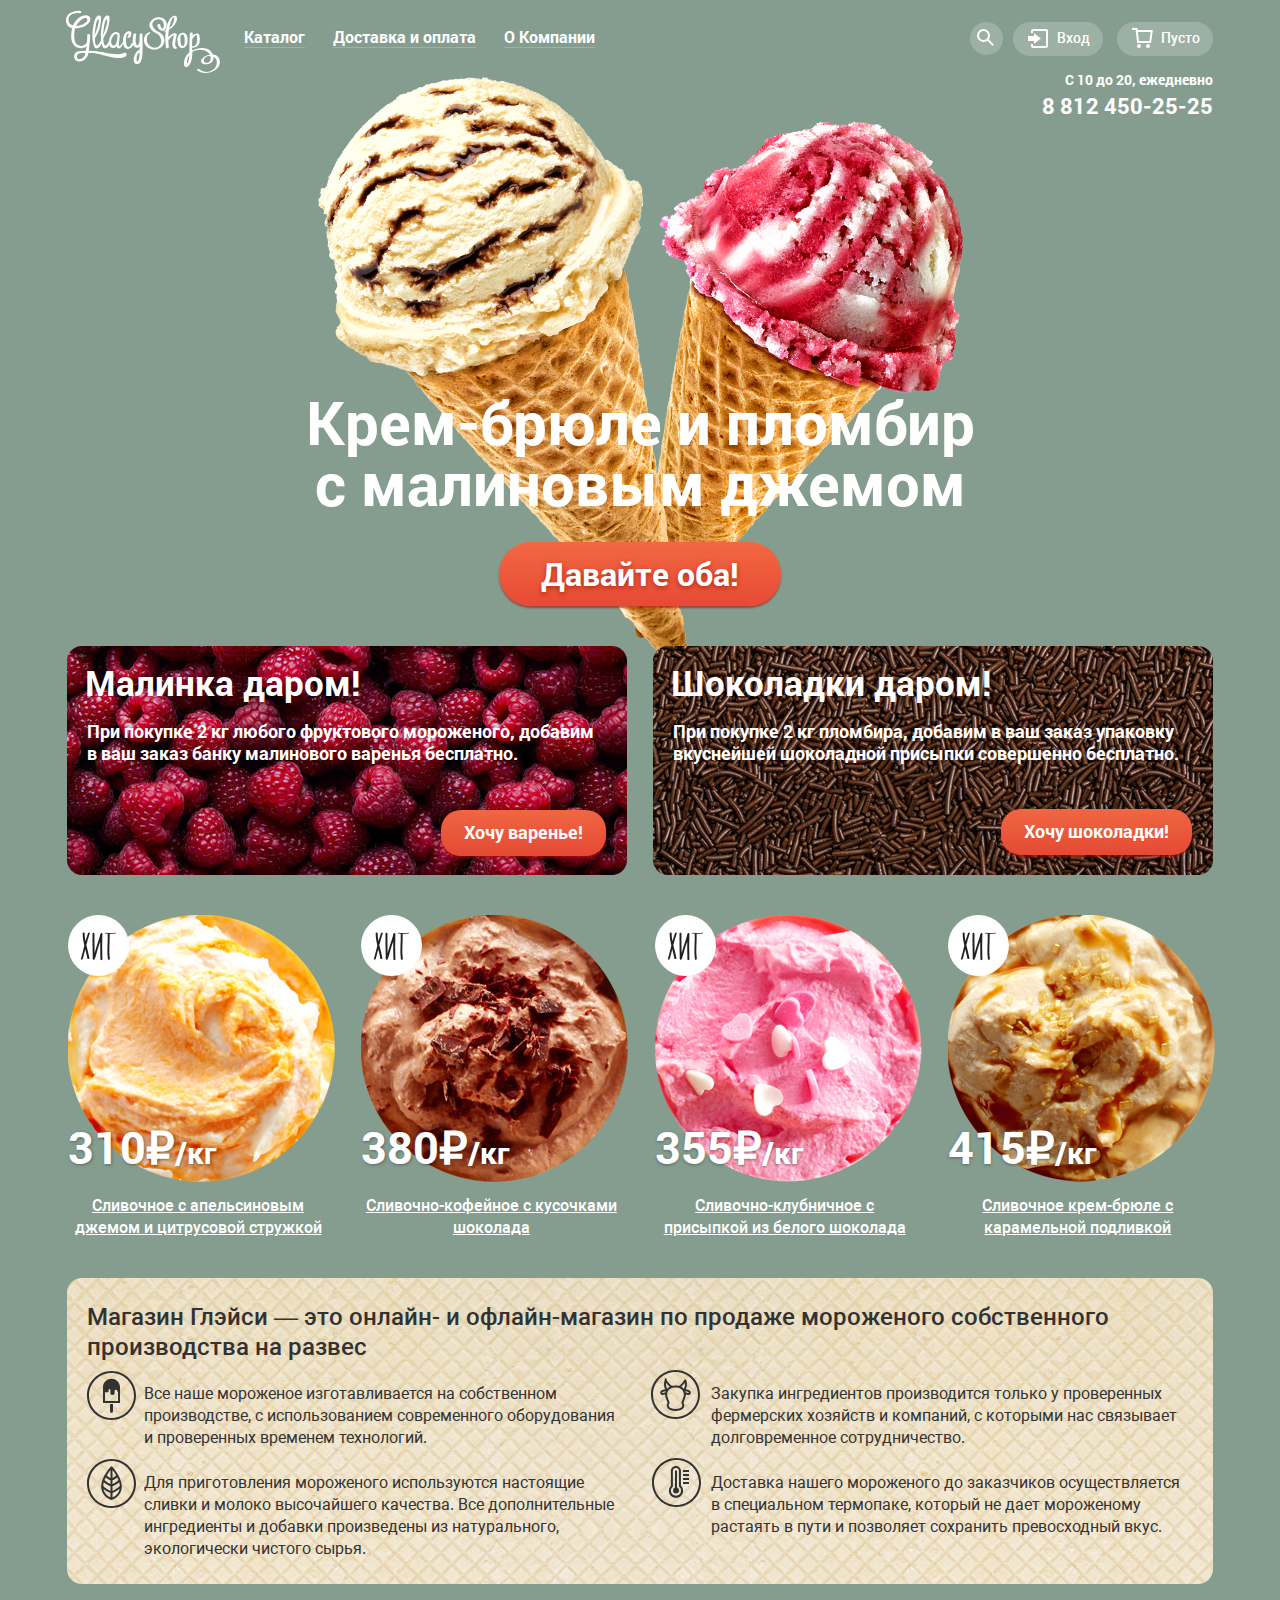
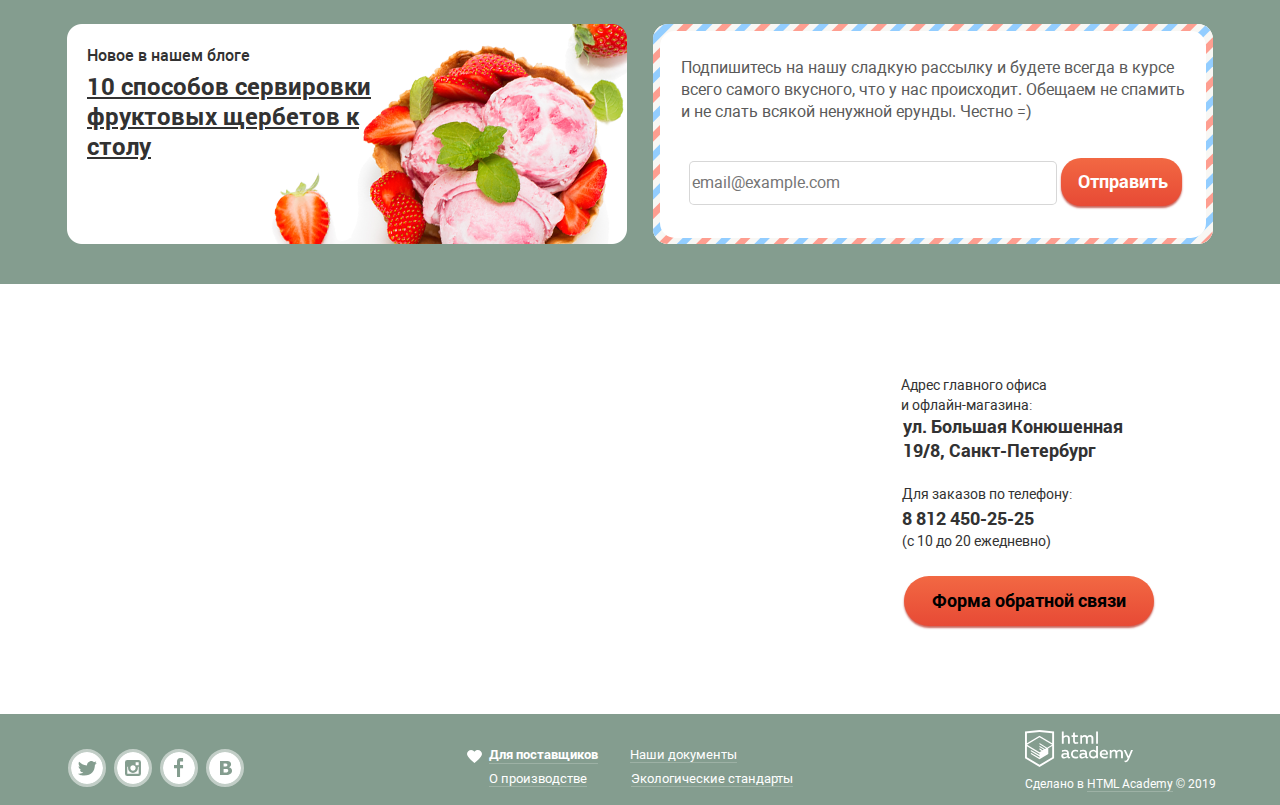
<file: index.html>
<!DOCTYPE html>
<html lang="ru">

<head>
  <meta charset="utf-8">
  <title>HTML Academy: Глейси</title>
  <link href="css/normalize-min.css" rel="stylesheet">
  <link href="css/style.css" rel="stylesheet">
</head>

<body>
  <header class="header">
    <div class="header-wrapper container">
      <div class="header-nav">
        <img class="header-nav__logo" src="img/logo.svg" width="154" height="64" />
        <ul class="header-nav__list">
          <li class="header-nav__item"><a class="header-nav__link" href="#">Каталог</a></li>
          <li class="header-nav__item"><a class="header-nav__link" href="#">Доставка и оплата</a></li>
          <li class="header-nav__item"><a class="header-nav__link" href="#">О Компании</a></li>
        </ul>
      </div>
      <div class="header-users">
        <div class="user-panel">
          <button class="user-panel__btn" type="button"><svg class="user-panel__btn-icon" xmlns="http://www.w3.org/2000/svg" xmlns:xlink="http://www.w3.org/1999/xlink" width="17" height="17" viewBox="0 0 17 17"><path fill="#fff" d="M16.958 15.527L11.75 10.32A6.455 6.455 0 0 0 13 6.5 6.5 6.5 0 1 0 6.5 13a6.465 6.465 0 0 0 3.839-1.263l5.205 5.204 1.414-1.414zM6.5 11C4.019 11 2 8.981 2 6.5S4.019 2 6.5 2 11 4.019 11 6.5 8.981 11 6.5 11z"/></svg><span class="visually-hidden">Поиск</span></button>
          <a class="user-panel__login" href="#"><svg class="user-panel__login-icon" xmlns="http://www.w3.org/2000/svg" xmlns:xlink="http://www.w3.org/1999/xlink" width="21" height="19" viewBox="0 0 21 19"><g fill="#ffffff"><path d="M6 14.875L12.917 9.5 6 4.125v2.917H-.042v4.917H6z"/><path d="M18 0H5C3.9 0 3 .9 3 2v2h2V2h13v15H5v-2H3v2c0 1.1.9 2 2 2h13c1.1 0 2-.9 2-2V2c0-1.1-.9-2-2-2z"/></g></svg>Вход</a>
          <a class="user-panel__basket" href="#"><svg class="user-panel__basket-icon" xmlns="http://www.w3.org/2000/svg" width="21" height="20" viewBox="0 0 21 20"><g fill="#FFF"><path d="M5.657 2.031L5.422 0H0v2h3.64l1.5 13h13.988l1.699-12.969H5.657zM17.372 13H6.922L5.888 4.031h12.66L17.372 13z"/><circle cx="6.984" cy="18" r="2"/><circle cx="15.984" cy="18" r="2"/></g></svg>Пусто</a>
        </div>
        <div class="user-info">
          <p class="user-info__text">С 10 до 20, ежедневно</p>
          <a class="user-info__number" href="tel:88124502525">8 812 450-25-25</a>
        </div>
      </div>
    </div>
  </header>
  <main class="main-page">
    <h1 class="main-page__title visually-hidden">Любимое мороженко</h1>
    <section class="main-page__slider">
      <div class="slider-main">
        <ul class="slider-main__list slides">
          <li class="slider-main__item slide showing">
            <p class="slider-main__text">Крем-брюле и пломбир
              с малиновым джемом
            </p>
            <a class="slider-main__link" href="#">Давайте оба!</a>
          </li>
          <li class="slider-main__item slide ">
            <p class="slider-main__text">Шоколадный пломбир
              и лимонный сорбет
            </p>
            <a class="slider-main__link" href="#">Давайте оба!</a>
          </li>
          <li class="slider-main__item slide ">
            <p class="slider-main__text">Пломбир с помадкой
              и клубничный щербет
            </p>
            <a class="slider-main__link" href="#">Давайте оба!</a>
          </li>
        </ul>
      </div>
    </section>
    <section class="main-advantages">
      <div class="main-advantages__wrapper container">
        <ul class="main-advantages__list">
          <li class="main-advantages__item main-advantages__item--malina">
            <h2 class="main-advantages__title">Малинка даром!</h2>
            <p class="main-advantages__text">При покупке 2 кг любого фруктового мороженого, добавим в&nbsp;ваш заказ банку малинового варенья бесплатно.
            </p>
            <a class="main-advantages__link" href="#">Хочу варенье!</a>
          </li>
          <li class="main-advantages__item main-advantages__item--shoko">
            <h2 class="main-advantages__title">Шоколадки даром!</h2>
            <p class="main-advantages__text">При покупке 2 кг пломбира, добавим в ваш заказ упаковку вкуснейшей шоколадной присыпки совершенно бесплатно.
            </p>
            <a class="main-advantages__link main-advantages__link--shoko" href="#">Хочу шоколадки!
            </a>
          </li>
        </ul>
      </div>
    </section>
    <section class="main_preview">
      <div class="main_preview__wrapper container">
        <ul class="main_preview__list">
          <li class="main_preview__item">
            <img class="main_preview__img" src="img/hit1.png" alt="мороженко"/>
            <p class="main_preview__price">310₽<span class="main_preview__price-simbol">/кг</span></p>
            <a class="main_preview__link" href="#">Сливочное с апельсиновым джемом и цитрусовой стружкой
            </a>
          </li>
          <li class="main_preview__item">
            <img class="main_preview__img" src="img/hit2.png" alt="мороженко"/>
            <p class="main_preview__price">380₽<span class="main_preview__price-simbol">/кг</span></p>
            <a class="main_preview__link" href="#">Сливочно-кофейное с кусочками шоколада</a>
          </li>
          <li class="main_preview__item">
            <img class="main_preview__img" src="img/hit3.png" alt="мороженко"/>
            <p class="main_preview__price">355₽<span class="main_preview__price-simbol">/кг</span></p>
            <a class="main_preview__link" href="#">Сливочно-клубничное с присыпкой из белого шоколада</a>
          </li>
          <li class="main_preview__item">
            <img class="main_preview__img" src="img/hit4.png" alt="мороженко"/>
            <p class="main_preview__price">415₽<span class="main_preview__price-simbol">/кг</span></p>
            <a class="main_preview__link" href="#">Сливочное крем-брюле с карамельной подливкой</a>
          </li>
        </ul>
      </div>
    </section>
    <section class="shop-info">
      <div class="shop-info__wrapper container">
        <h2 class="shop-info__title">Магазин Глэйси — это онлайн- и офлайн-магазин по продаже мороженого собственного производства на развес</h2>
        <ul class="shop-info__list">
          <li class="shop-info__item shop-info__item--1">
            <p class="shop-info__text">Все наше мороженое изготавливается на собственном производстве, с использованием современного оборудования и&nbsp;проверенных временем технологий.
            </p>
          </li>
          <li class="shop-info__item shop-info__item--2">
            <p class="shop-info__text">
              Закупка ингредиентов производится только у проверенных фермерских хозяйств и компаний, с которыми нас связывает долговременное сотрудничество.
          </li>
          <li class="shop-info__item shop-info__item--3">
            <p class="shop-info__text">
              Для приготовления мороженого используются настоящие сливки и молоко высочайшего качества. Все дополнительные ингредиенты и добавки произведены из натурального, экологически чистого сырья.
            </p>
          </li>
          <li class="shop-info__item shop-info__item--4">
            <p class="shop-info__text">
              Доставка нашего мороженого до заказчиков осуществляется в специальном термопаке, который не дает мороженому растаять в пути и позволяет сохранить превосходный вкус.
            </p>
          </li>
        </ul>
      </div>
    </section>
    <section class="main-news">
      <div class="main-news__wrapper container">
        <article class="main-news__about">
          <p class="main-news__text">Новое в нашем блоге</p>
          <a class="main-news__link" href="#">10 способов сервировки
            фруктовых щербетов к
            столу</a>
        </article>
        <div class="main-news-sub">
          <div class="main-news-sub__backcolor">
          <p class="main-news-sub__text">Подпишитесь на нашу сладкую рассылку и будете всегда в курсе всего самого вкусного, что у нас происходит. Обещаем не спамить и&nbsp;не слать всякой ненужной ерунды. Честно =) </p>
          <form class="main-news-sub__form" action="#">
            <label><input class="main-news-sub__input" type="text" placeholder="email@example.com"></label>
            <button class="main-news-sub__send" type="submit">Отправить</button>
          </form>
        </div>
        </div>
      </div>
    </section>
    <section class="main-map">
      <iframe src="https://www.google.com/maps/embed?pb=!1m18!1m12!1m3!1d15988.534533370346!2d30.32311956749493!3d59.93932990811049!2m3!1f0!2f0!3f0!3m2!1i1024!2i768!4f13.1!3m3!1m2!1s0x4696310fca145cc1%3A0x42b32648d8238007!2sBolshaya%20Konyushennaya%20St%2C%2019%2F8%2C%20Sankt-Peterburg%2C%20191186!5e0!3m2!1sen!2sru!4v1593542564416!5m2!1sen!2sru" width="100%" height="430" frameborder="0" style="border:0;" allowfullscreen="" aria-hidden="false" tabindex="0"></iframe>
      <div class="user-info-map">
        <p class="user-info__title">Адрес главного офиса и офлайн-магазина:</p>
        <p class="user-info__adres">ул. Большая Конюшенная 19/8, Санкт-Петербург</p>
        <p class="user-info__feedback">
          Для заказов по телефону:
          </p>
          <a class="user-info__nuber" href="tel:88124502525">8 812 450-25-25</a>
          <p class="user-info__feedback user-info__feedback--time">(с 10 до 20 ежедневно)</p>
        <button class="user-info__popup-open" type="button">Форма обратной связи</button>
      </div>
    </section>
  </main>
  <footer class="footer">
    <div class="footer-wrapper container">
      <ul class="footer-social">
        <li class="footer-social__item"><a href="#" class="footer-social__link" aria-label="twitter"><svg xmlns="http://www.w3.org/2000/svg" width="32" height="32" viewBox="0 0 32 32">
              <path fill="#FFF"
                d="M16 0C7.164 0 0 7.164 0 16c0 8.837 7.164 16 16 16 8.837 0 16-7.163 16-16 0-8.836-7.163-16-16-16zm7.944 12.809c-.251 6.516-3.463 10.832-10.992 10.702h-.486c-.447 0-4.543-.443-5.344-1.823 2.479.19 4.247-.406 5.12-1.136-1.048-.289-2.923-.461-3.251-2.848.384.104.618.221 1.299.113-1.307-.824-2.758-1.519-2.679-3.643.311.317 1.164.518 1.46.457-.768-.233-2.149-3.244-.974-4.781 1.984 1.79 4.075 3.482 7.804 3.643.227-2.214 1.24-3.699 3.168-4.325 1.84-.479 3.255.26 3.901 1.138.737-.224 1.453-.466 2.193-.685-.004.833-.569 1.463-.935 1.709.747.165 1.423-.475 1.423-.475-.184.963-1.094 1.725-1.707 1.954z" />
              </svg></a></li>
        <li class="footer-social__item"><a href="#" class="footer-social__link" aria-label="instagram"><svg xmlns="http://www.w3.org/2000/svg" width="32" height="32" viewBox="0 0 32 32">
              <g fill="#FFF">
                <path d="M20.916 16a4.938 4.938 0 1 1-9.877 0c0-.394.051-.773.138-1.14h-.897v6.838h11.396V14.86h-.897c.086.367.137.746.137 1.14z" />
                <path d="M15.978 18.659c1.466 0 2.659-1.193 2.659-2.659s-1.193-2.659-2.659-2.659c-1.466 0-2.659 1.193-2.659 2.659s1.192 2.659 2.659 2.659zM18.637 10.302h3.039v3.039h-3.039z" />
                <path
                  d="M16 0C7.164 0 0 7.164 0 16c0 8.837 7.164 16 16 16 8.837 0 16-7.163 16-16 0-8.836-7.163-16-16-16zm7.955 21.698a2.285 2.285 0 0 1-2.279 2.279H10.279A2.285 2.285 0 0 1 8 21.698V10.302a2.286 2.286 0 0 1 2.279-2.279h11.396a2.286 2.286 0 0 1 2.279 2.279v11.396z" />
              </g>
            </svg></a></li>
        <li class="footer-social__item"><a href="#" class="footer-social__link" aria-label="facebook"><svg xmlns="http://www.w3.org/2000/svg" width="32" height="32" viewBox="0 0 32 32">
              <path fill="#FFF" d="M16 0C7.164 0 0 7.163 0 16s7.164 16 16 16c8.837 0 16-7.164 16-16S24.837 0 16 0zm4.062 9.455h-3.021v3.444h3.021v3.445h-3.021v8.61H14.02v-8.61H11v-3.445h3.021V9.455c0-1.902 1.353-3.445 3.021-3.445h3.021v3.445z" />
              </svg></a></li>
        <li class="footer-social__item"><a href="#" class="footer-social__link" aria-label="vk"><svg xmlns="http://www.w3.org/2000/svg" width="32" height="32" viewBox="0 0 32 32">
              <g fill="#FFF">
                <path
                  d="M16.637 14.495c.402-.019.719-.082.951-.188.326-.145.54-.33.641-.559.101-.229.15-.496.15-.797 0-.232-.058-.465-.174-.697-.116-.232-.322-.405-.617-.517-.264-.1-.592-.155-.984-.165a76.242 76.242 0 0 0-1.652-.014h-.339v2.965h.565c.571 0 1.057-.009 1.459-.028zM18.118 17.084c-.282-.081-.672-.125-1.166-.132a127.97 127.97 0 0 0-1.55-.009h-.79v3.493h.264c1.014 0 1.74-.003 2.18-.009a3.2 3.2 0 0 0 1.212-.245c.377-.157.633-.364.774-.625s.214-.562.214-.9c0-.446-.088-.788-.261-1.03-.17-.241-.464-.423-.877-.543z" />
                <path
                  d="M16 0C7.164 0 0 7.164 0 16c0 8.837 7.164 16 16 16 8.837 0 16-7.163 16-16 0-8.836-7.163-16-16-16zm6.602 20.531a3.73 3.73 0 0 1-1.124 1.327c-.552.415-1.161.71-1.823.886s-1.501.264-2.519.264h-6.121V8.987h5.443c1.13 0 1.957.038 2.48.113a5.126 5.126 0 0 1 1.561.5c.533.27.929.632 1.189 1.087.26.455.392.975.392 1.558 0 .678-.179 1.278-.536 1.795-.358.518-.863.92-1.517 1.208v.075c.917.182 1.642.559 2.179 1.13.537.571.807 1.325.807 2.261 0 .678-.138 1.283-.411 1.817z" />
              </g>
            </svg></a></li>
      </ul>
      <div class="footer-feedback">
        <ul class="footer-feedback__list">

        <li class="footer-feedback__item"><a href="#" class="footer-feedback__link footer-feedback__link--bold">Для поставщиков</a></li>
        <li class="footer-feedback__item"><a href="#" class="footer-feedback__link">Наши документы</a></li>
          <li class="footer-feedback__item"><a href="#" class="footer-feedback__link">О производстве</a></li>
          <li class="footer-feedback__item"><a href="#" class="footer-feedback__link">Экологические стандарты</a></li>
        </ul>
      </div>
      <div class="footer-copyright">
        <a class="footer-copyright__link" href="#"><svg class="footer-copyright__logo" width="108" height="39" id="Layer_1" data-name="Layer 1" xmlns="http://www.w3.org/2000/svg" viewBox="0 0 108.08 36.85">
            <title>logo-htmlacademy-small1</title>
            <path
              d="M44.61,26.88a2,2,0,0,0,.55-0.1v1.33a3.25,3.25,0,0,1-1.18.21,1.67,1.67,0,0,1-1.67-1,4.84,4.84,0,0,1-3.14,1.08c-1.51,0-2.91-.83-2.91-2.55,0-2.13,2-2.79,3.71-2.79a11.08,11.08,0,0,1,2.17.25v-0.3c0-1-.76-1.77-2.19-1.77a7.42,7.42,0,0,0-3,.64v-1.7a10.21,10.21,0,0,1,3.19-.55c2.36,0,3.81,1.12,3.81,3.65v3a0.54,0.54,0,0,0,.49.59h0.17Zm-6.44-1.13A1.35,1.35,0,0,0,39.63,27h0.11a3.39,3.39,0,0,0,2.41-1V24.58a9.72,9.72,0,0,0-1.81-.21c-1,0-2.16.33-2.16,1.38h0Zm12.36-6.11a5,5,0,0,1,2.57.64V22a4.08,4.08,0,0,0-2.3-.7,2.75,2.75,0,1,0,0,5.49,5,5,0,0,0,2.43-.64v1.71a6.27,6.27,0,0,1-2.76.57A4.21,4.21,0,0,1,46,24.51q0-.21,0-0.41a4.32,4.32,0,0,1,4.18-4.46h0.38Zm12.17,7.24a2,2,0,0,0,.55-0.1v1.33a3.25,3.25,0,0,1-1.18.21,1.67,1.67,0,0,1-1.67-1,4.84,4.84,0,0,1-3.14,1.08c-1.51,0-2.91-.83-2.91-2.55,0-2.13,2-2.79,3.71-2.79a11.08,11.08,0,0,1,2.17.25v-0.3c0-1-.76-1.77-2.19-1.77a7.42,7.42,0,0,0-3,.64v-1.7a10.21,10.21,0,0,1,3.19-.55c2.36,0,3.81,1.12,3.81,3.65v3a0.54,0.54,0,0,0,.49.59h0.17Zm-6.44-1.13A1.35,1.35,0,0,0,57.73,27h0.11a3.39,3.39,0,0,0,2.41-1V24.58a9.72,9.72,0,0,0-1.81-.21c-1.06,0-2.16.33-2.16,1.38h0ZM73,16V28.2H71.35V26.88a3.88,3.88,0,0,1-3.19,1.54,4.4,4.4,0,0,1,0-8.78,3.81,3.81,0,0,1,3,1.3V16H73Zm-4.53,5.22a2.76,2.76,0,1,0,0,5.52A2.86,2.86,0,0,0,71.15,25V23A2.91,2.91,0,0,0,68.49,21.27ZM79,19.64c3.31,0,4.46,2.68,3.92,5.09H76.7c0.21,1.5,1.67,2.11,3.19,2.11a6.11,6.11,0,0,0,2.64-.59v1.6a7.14,7.14,0,0,1-3,.57C77,28.42,74.78,27,74.78,24a4.18,4.18,0,0,1,4-4.39H79Zm0.09,1.54a2.28,2.28,0,0,0-2.44,2.1v0.06H81.3A2,2,0,0,0,79.13,21.18Zm5.73,7V19.87h1.65v1a3.81,3.81,0,0,1,2.78-1.27A2.86,2.86,0,0,1,91.89,21a4.12,4.12,0,0,1,2.91-1.33A3.06,3.06,0,0,1,98,23V28.2h-1.9V23.05a1.59,1.59,0,0,0-1.42-1.75H94.42a2.8,2.8,0,0,0-2.07,1.12V28.2h-1.9V23.05A1.59,1.59,0,0,0,89,21.31H88.8a3,3,0,0,0-2.21,1.29v5.63H84.86Zm21.31-8.33h1.9l-3.91,9.46c-0.9,2.17-2.09,2.86-3.35,2.86a4.76,4.76,0,0,1-1.1-.14V30.46a2.86,2.86,0,0,0,.85.12c0.9,0,1.58-.64,2.07-1.9l0.17-.42-4-8.4h2l2.86,6.29ZM38.73,1.46V6.22a3.81,3.81,0,0,1,2.7-1.14,3.25,3.25,0,0,1,3.44,3.4v5.15H43V8.72a1.81,1.81,0,0,0-1.61-2h-0.3a2.93,2.93,0,0,0-2.32,1.39v5.52h-1.9V1.46h1.9ZM49.94,2.31v3h3V6.91h-3v3.81c0,1.1.5,1.46,1.58,1.46a4.49,4.49,0,0,0,1.69-.33v1.6A6.8,6.8,0,0,1,51,13.8a2.55,2.55,0,0,1-2.86-2.74V6.89H46.58V5.26h1.5V2.74Zm5.4,11.31V5.28H57v1A3.81,3.81,0,0,1,59.77,5a2.86,2.86,0,0,1,2.6,1.33A4.12,4.12,0,0,1,65.28,5,3.06,3.06,0,0,1,68.44,8.4v5.21h-1.9V8.46a1.59,1.59,0,0,0-1.42-1.75H64.89a2.8,2.8,0,0,0-2.07,1.12v5.78h-1.9V8.46A1.59,1.59,0,0,0,59.5,6.71H59.27A3,3,0,0,0,57.06,8v5.63H55.34ZM71.17,1.45H73V13.6H71.17V1.45ZM14.71,0H14.55L0,1.54V28.21l14.55,8.66,14.55-8.66V1.54Zm12.5,27.1L14.55,34.64,1.9,27.12V16.18l12.59,7.5V25L5.86,19.9v1.31l8.68,5.21v1.39L5.87,22.65V24l8.68,5.21,8.75-5.24V18.31L27.2,16V27.12Zm0-12.53-3.48,2-1.6,1L14.51,13v1.31L21,18.23H21l-0.14.09-1,.54-5.37-3.2V17l4.24,2.52-1,.67-3.2-1.9v1.31l2.1,1.24L14.5,22.1,2,14.65,14.51,7.11Zm0-1.32L14.49,5.76,1.91,13.25v-10L14.56,1.92,27.21,3.25v10h0Z"
              transform="translate(0 -0.02)" fill="#fff" />
          </svg></a>
        <p class="footer-copyright__text">Сделано в <span class="footer-copyright__name">HTML Academy</span> © 2019</p>
      </div>
    </div>
  </footer>
<!--<script src="js/slider.js"></script>-->
</body>

</html>
</file>
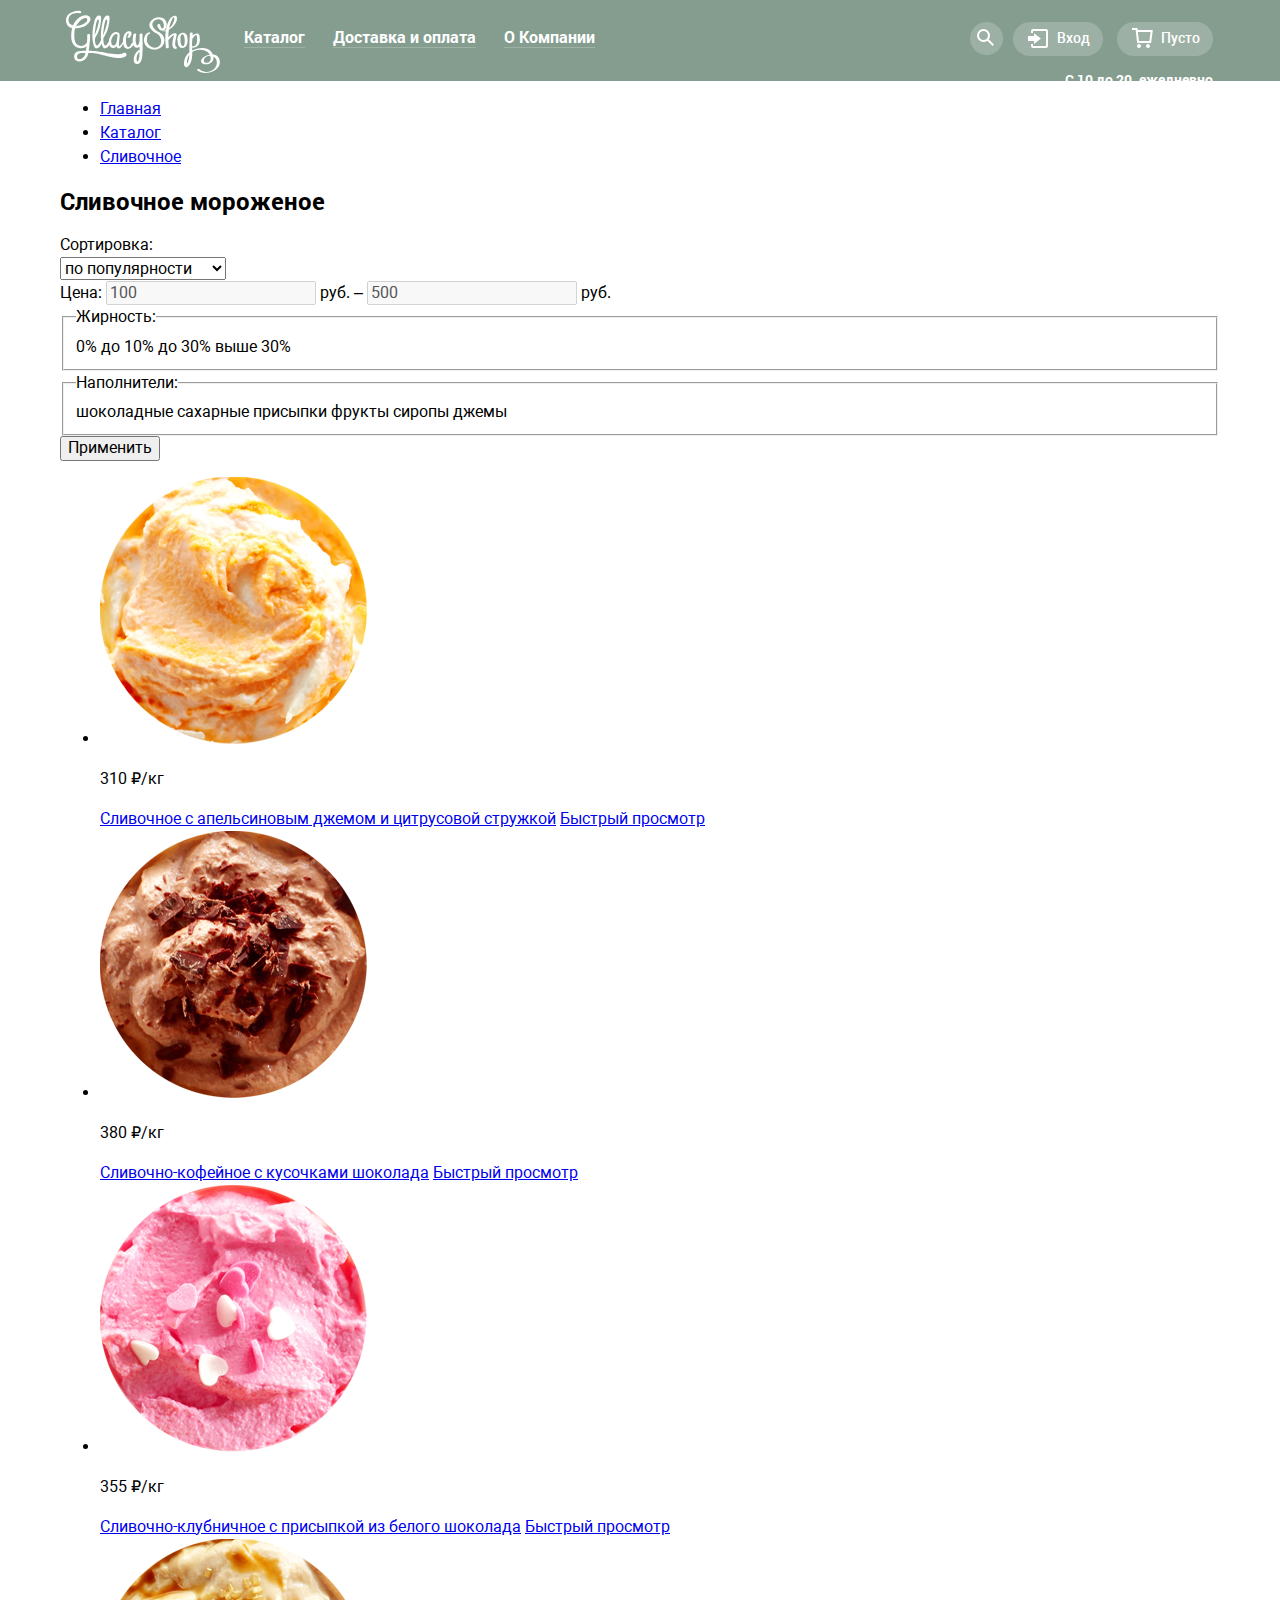
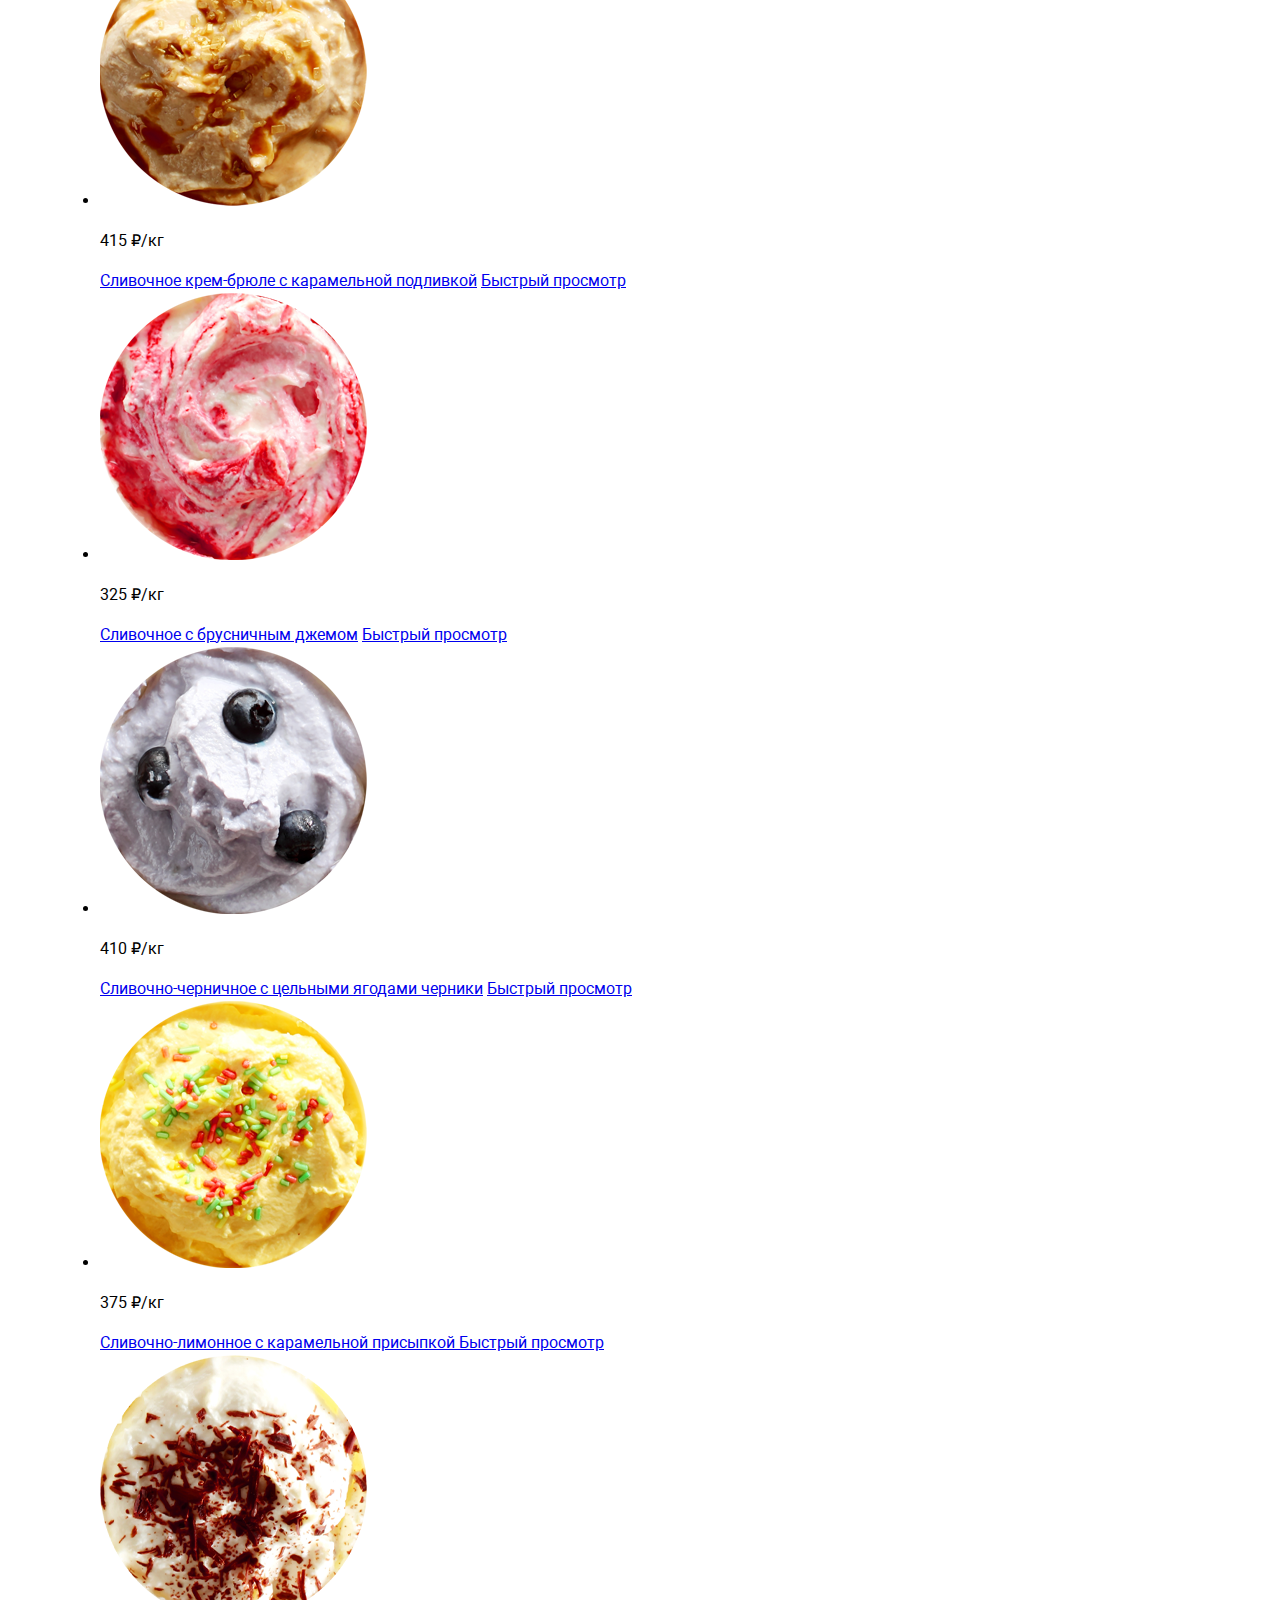
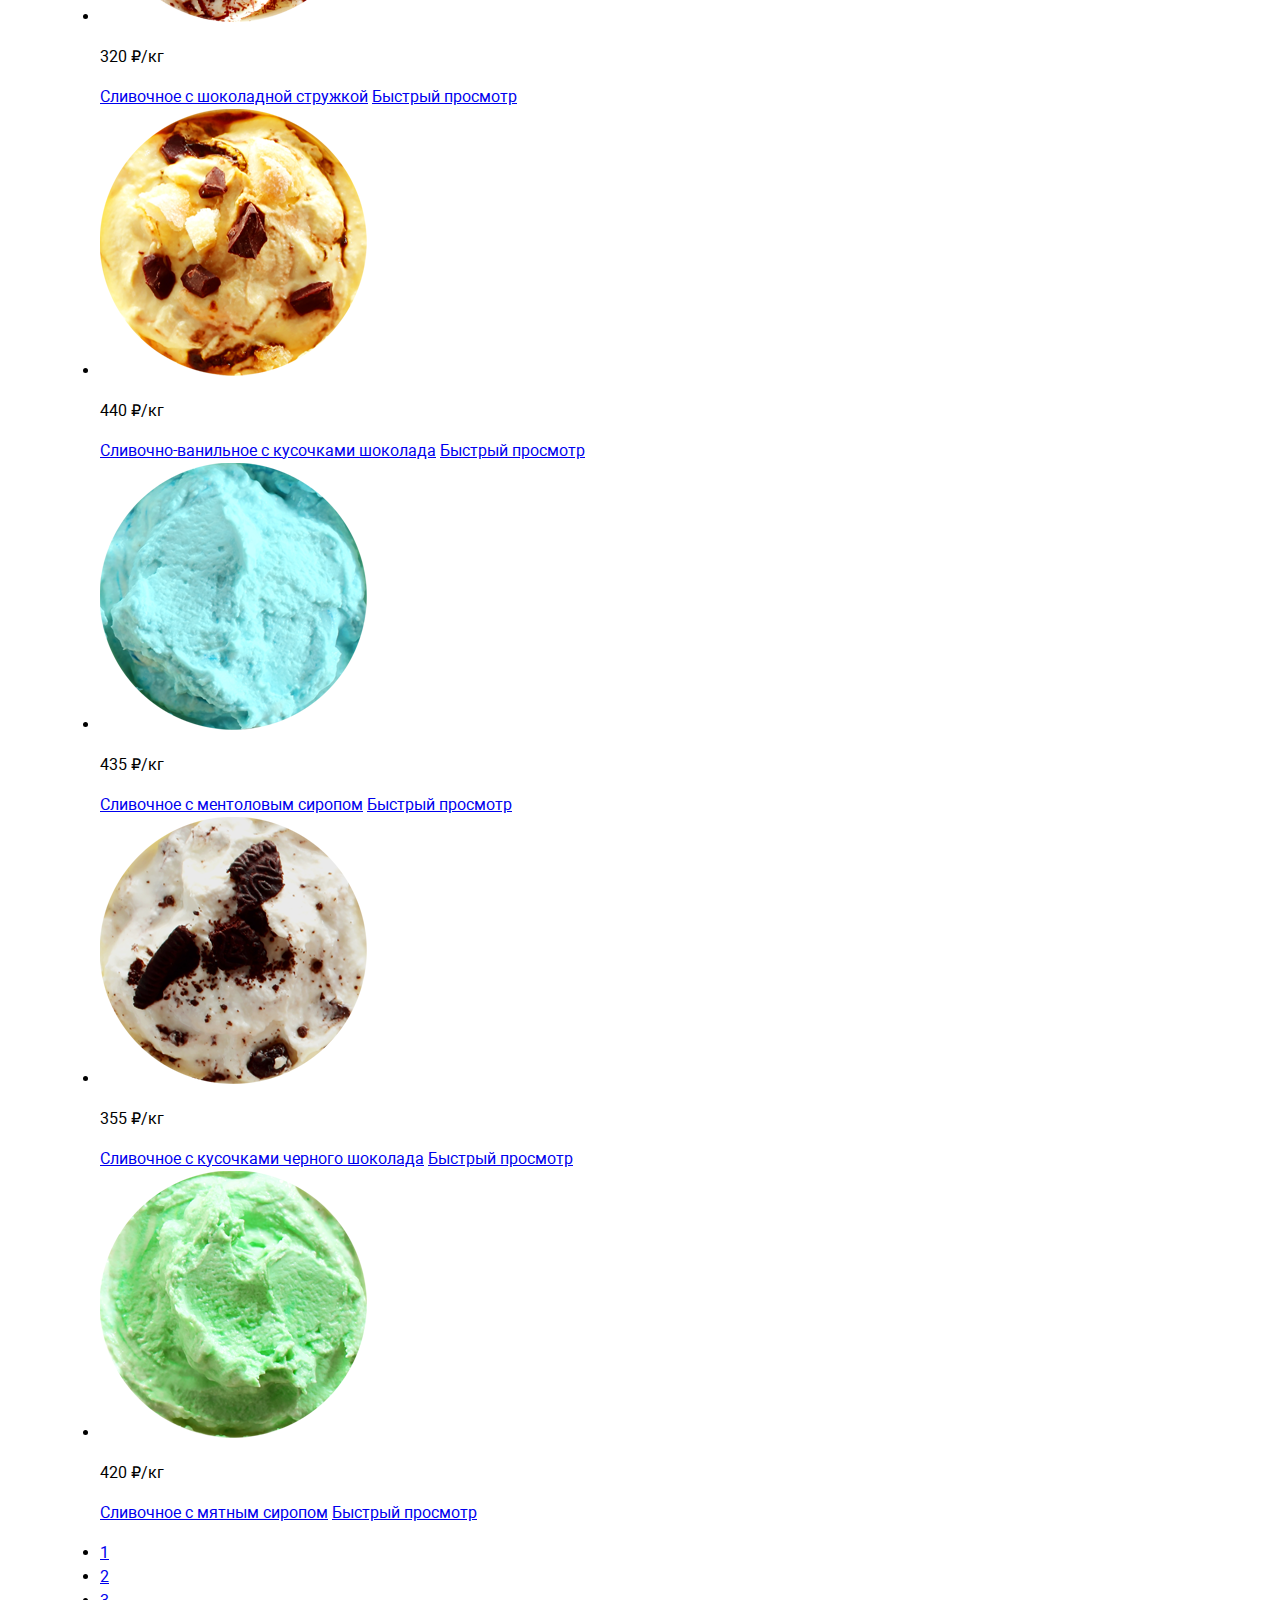
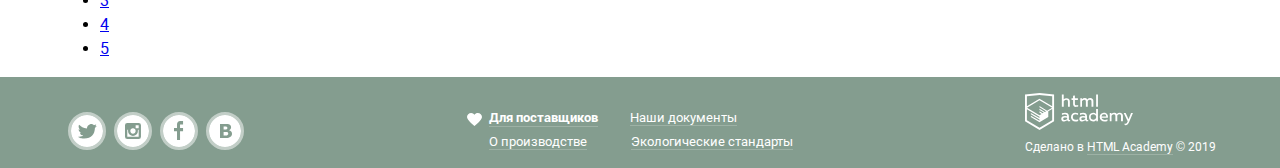
<file: catalog.html>
<!DOCTYPE html>
<html lang="ru">

<head>
  <meta charset="utf-8">
  <title>HTML Academy: Глейси</title>
  <link href="css/normalize-min.css" rel="stylesheet">
  <link href="css/style.css" rel="stylesheet">
</head>

<body>
  <header class="header header--catalog">
    <div class="header-wrapper container">
      <div class="header-nav header-nav--catalog">
        <a href="index.html"><img class="header-nav__logo" src="img/logo.svg" width="154" height="64" /></a>
        <ul class="header-nav__list">
          <li class="header-nav__item"><a class="header-nav__link" href="#">Каталог</a>
            <ul class="submenu visually-hidden">
              <li class="submenu__item submenu__item--border"><a class="submenu__title submenu__title--first" href="#">Новинки</a></li>
              <li class="submenu__item submenu__item--hov submenu__item--current"><a class="submenu__title" href="#">Сливочное</a></li>
              <li class="submenu__item submenu__item--hov"><a class="submenu__title" href="#">Щербеты</a></li>
              <li class="submenu__item submenu__item--hov"><a class="submenu__title" href="#">Фруктовый лед</a></li>
              <li class="submenu__item submenu__item--hov"><a class="submenu__title" href="#">Мелорин</a></li>
            </ul>
          </li>
          <li class="header-nav__item"><a class="header-nav__link" href="#">Доставка и оплата</a></li>
          <li class="header-nav__item"><a class="header-nav__link" href="#">О Компании</a></li>
        </ul>
      </div>
      <div class="header-users">
        <div class="user-panel">
          <button class="user-panel__btn" type="button"><svg class="user-panel__btn-icon" xmlns="http://www.w3.org/2000/svg" xmlns:xlink="http://www.w3.org/1999/xlink" width="17" height="17" viewBox="0 0 17 17">
              <path fill="#fff" d="M16.958 15.527L11.75 10.32A6.455 6.455 0 0 0 13 6.5 6.5 6.5 0 1 0 6.5 13a6.465 6.465 0 0 0 3.839-1.263l5.205 5.204 1.414-1.414zM6.5 11C4.019 11 2 8.981 2 6.5S4.019 2 6.5 2 11 4.019 11 6.5 8.981 11 6.5 11z" />
            </svg><span class="visually-hidden">Поиск</span></button>
            <div class="search visually-hidden">
              <form class="search__form" action="https://echo.htmlacademy.ru" method="post">
                <input class="search__input" type="search" name="search" placeholder="Крем-брюле">
              </form>
            </div>
          <a class="user-panel__login" href="#"><svg class="user-panel__login-icon" xmlns="http://www.w3.org/2000/svg" xmlns:xlink="http://www.w3.org/1999/xlink" width="21" height="19" viewBox="0 0 21 19">
              <g fill="#ffffff">
                <path d="M6 14.875L12.917 9.5 6 4.125v2.917H-.042v4.917H6z" />
                <path d="M18 0H5C3.9 0 3 .9 3 2v2h2V2h13v15H5v-2H3v2c0 1.1.9 2 2 2h13c1.1 0 2-.9 2-2V2c0-1.1-.9-2-2-2z" />
              </g>
            </svg>Вход</a>
            <div class="user-login visually-hidden">
              <form class="user-login__form" action="https://echo.htmlacademy.ru" method="post">
                <input class="user-login__input" type="text" name="email" placeholder="email@example.com">
                <input class="user-login__input" type="password" name="pw" placeholder="••••••••">
                <div class="user-login__panel">
                <div class="user-login__button-wrapper">
                <button class="user-login__button" type="submit" value="Вход" name="login">Войти</button>
                </div>
                <div class="reg-restore">
                  <a class="reg-restore__link" href="#">Забыли пароль?</a>
                  <a class="reg-restore__link" href="#">Новая регистрация</a>
                </div>
              </div>
              </form>
            </div>
          <a class="user-panel__basket" href="#"><svg class="user-panel__basket-icon" xmlns="http://www.w3.org/2000/svg" width="21" height="20" viewBox="0 0 21 20">
              <g fill="#FFF">
                <path d="M5.657 2.031L5.422 0H0v2h3.64l1.5 13h13.988l1.699-12.969H5.657zM17.372 13H6.922L5.888 4.031h12.66L17.372 13z" />
                <circle cx="6.984" cy="18" r="2" />
                <circle cx="15.984" cy="18" r="2" />
              </g>
            </svg>Пусто</a>
        </div>
        <div class="user-info">
          <p class="user-info__text">С 10 до 20, ежедневно</p>
          <a class="user-info__number" href="tel:88124502525">8 812 450-25-25</a>
        </div>
      </div>
    </div>
  </header>
  <main>
    <section class="creamy main-catalog ">
      <h1 class="main-catalog__title visually-hidden">Каталог любимого мороженка</h1>
      <div class="main-catalog__nav container">
        <ul class="main-catalog__nav__list">
          <li class="main-catalog__nav__item"><a class="main-catalog__nav__link" href="#">Главная</a></li>
          <li class="main-catalog__nav__item"><a class="main-catalog__nav__link" href="#">Каталог</a></li>
          <li class="main-catalog__nav__item"><a class="main-catalog__nav__link" href="#">Сливочное</a></li>
        </ul>
      </div>

      <div class="sorting container">
        <h2 class="creamy__title">Сливочное мороженое</h2>
        <form class="sorting__form" action="https://echo.htmlacademy.ru" method="post">

          <div class="select-wrapper">
            <label for="sorting__form-label" class="sorting-label">Сортировка:</label>
            <div class="sorting__form-select">
            <select id="sorting__form-label" class="select-wrapper__sorting">
              <option value="">по популярности</option>
              <option value="">сначала недорогие</option>
              <option value="">сначала дорогие</option>
              <option value="">по жирности</option>
            </select>
          </div>
          </div>

          <div class="sorting__price">
            <span class="sorting__price-options sorting-label">
              Цена:
              <input class="sorting__price-input" type="text" name="from" value="100" disabled>
              руб. –
              <input class="sorting__price-input" type="text" name="before" value="500" disabled>
              руб.
            </span>
            <div class="bar">
              <div class="bar__range">
              </div>
            </div>
          </div>
          <fieldset class="fat-content">
            <legend class="fat-content__title sorting-label">Жирность:</legend>
            <div class="fat-content__choice">
              <input class="fat-content__input visually-hidden" id="0_percent" type="radio" name="fat-content" value="0">
              <label class="fat-content__label label-style" for="0_percent">0%</label>

              <input class="fat-content__input visually-hidden" id="10_percent" type="radio" name="fat-content" value="10">
              <label class="fat-content__label label-style" for="10_percent">до 10%</label>

              <input class="fat-content__input visually-hidden" id="30_percent" type="radio" name="fat-content" value="30">
              <label class="fat-content__label label-style" for="30_percent">до 30%</label>

              <input class="fat-content__input visually-hidden" id="up_30_percent" type="radio" name="fat-content" value="30">
              <label class="fat-content__label label-style" for="up_30_percent">выше 30%</label>
            </div>
          </fieldset>
          <fieldset class="fillers">
            <legend class="fillers__title sorting-label">Наполнители:</legend>
            <div class="fillers__choice ">
              <input id="chocolate" class="fillers__input visually-hidden" type="checkbox" name="chocolate">
              <label class="fillers__label label-style" for="chocolate">шоколадные</label>

              <input id="sugar_powders" class="fillers__input visually-hidden" type="checkbox" name="sugar_powders">
              <label class="fillers__label label-style" for="sugar_powders">сахарные присыпки</label>

              <input id="fruits" class="fillers__input visually-hidden" type="checkbox" name="fruits">
              <label class="fillers__label label-style" for="fruits">фрукты</label>

              <input id="syrups" class="fillers__input visually-hidden" type="checkbox" name="syrups">
              <label class="fillers__label label-style" for="syrups">сиропы</label>

              <input id="jams" class="fillers__input visually-hidden" type="checkbox" name="jams">
              <label class="fillers__label label-style" for="jams">джемы</label>
            </div>
          </fieldset>
          <input type="submit" class="sorting__form__send label-style" value="Применить">

        </form>
        <div class="creamy-catalog">
          <ul class="creamy-catalog__list">
          <li class="creamy-catalog__item">
            <img class="creamy-catalog__img" src="img/1.png" alt="Мороженко">
            <p class="creamy-catalog__price">310 ₽<span class="creamy-catalog__price-simbol">/кг</span></p>
            <a class="creamy-catalog__link" href="#">Сливочное с апельсиновым джемом и цитрусовой стружкой</a>
            <a class="creamy-catalog__view" href="#">Быстрый просмотр</a>
          </li>
          <li class="creamy-catalog__item">
            <img class="creamy-catalog__img" src="img/2.png" alt="Мороженко">
            <p class="creamy-catalog__price">380 ₽<span class="creamy-catalog__price-simbol">/кг</span></p>
            <a class="creamy-catalog__link" href="#">Сливочно-кофейное с кусочками шоколада</a>
            <a class="creamy-catalog__view" href="#">Быстрый просмотр</a>
          </li>
          <li class="creamy-catalog__item">
            <img class="creamy-catalog__img" src="img/3.png" alt="Мороженко">
            <p class="creamy-catalog__price">355 ₽<span class="creamy-catalog__price-simbol">/кг</span></p>
            <a class="creamy-catalog__link" href="#">Сливочно-клубничное с присыпкой из белого шоколада</a>
            <a class="creamy-catalog__view" href="#">Быстрый просмотр</a>
          </li>
          <li class="creamy-catalog__item">
            <img class="creamy-catalog__img" src="img/4.png" alt="Мороженко">
            <p class="creamy-catalog__price">415 ₽<span class="creamy-catalog__price-simbol">/кг</span></p>
            <a class="creamy-catalog__link" href="#">Сливочное крем-брюле с карамельной подливкой</a>
            <a class="creamy-catalog__view" href="#">Быстрый просмотр</a>
          </li>
          <li class="creamy-catalog__item">
            <img class="creamy-catalog__img" src="img/2-1.png" alt="Мороженко">
            <p class="creamy-catalog__price">325 ₽<span class="creamy-catalog__price-simbol">/кг</span></p>
            <a class="creamy-catalog__link" href="#">Сливочное с брусничным джемом</a>
            <a class="creamy-catalog__view" href="#">Быстрый просмотр</a>
          </li>
          <li class="creamy-catalog__item">
            <img class="creamy-catalog__img" src="img/2-2.png" alt="Мороженко">
            <p class="creamy-catalog__price">410 ₽<span class="creamy-catalog__price-simbol">/кг</span></p>
            <a class="creamy-catalog__link" href="#">Сливочно-черничное с цельными ягодами черники</a>
            <a class="creamy-catalog__view" href="#">Быстрый просмотр</a>
          </li>
          <li class="creamy-catalog__item">
            <img class="creamy-catalog__img" src="img/2-3.png" alt="Мороженко">
            <p class="creamy-catalog__price">375 ₽<span class="creamy-catalog__price-simbol">/кг</span></p>
            <a class="creamy-catalog__link" href="#">Сливочно-лимонное с карамельной присыпкой </a>
            <a class="creamy-catalog__view" href="#">Быстрый просмотр</a>
          </li>
          <li class="creamy-catalog__item">
            <img class="creamy-catalog__img" src="img/2-4.png" alt="Мороженко">
            <p class="creamy-catalog__price">320 ₽<span class="creamy-catalog__price-simbol">/кг</span></p>
            <a class="creamy-catalog__link" href="#">Сливочное с шоколадной стружкой</a>
            <a class="creamy-catalog__view" href="#">Быстрый просмотр</a>
          </li>
          <li class="creamy-catalog__item">
            <img class="creamy-catalog__img" src="img/3-1.png" alt="Мороженко">
            <p class="creamy-catalog__price">440 ₽<span class="creamy-catalog__price-simbol">/кг</span></p>
            <a class="creamy-catalog__link" href="#">Сливочно-ванильное с кусочками&nbsp;шоколада</a>
            <a class="creamy-catalog__view" href="#">Быстрый просмотр</a>
          </li>
          <li class="creamy-catalog__item">
            <img class="creamy-catalog__img" src="img/3-2.png" alt="Мороженко">
            <p class="creamy-catalog__price">435 ₽<span class="creamy-catalog__price-simbol">/кг</span></p>
            <a class="creamy-catalog__link" href="#">Сливочноe с ментоловым сиропом</a>
            <a class="creamy-catalog__view" href="#">Быстрый просмотр</a>
          </li>
          <li class="creamy-catalog__item">
            <img class="creamy-catalog__img" src="img/3-3.png" alt="Мороженко">
            <p class="creamy-catalog__price">355 ₽<span class="creamy-catalog__price-simbol">/кг</span></p>
            <a class="creamy-catalog__link" href="#">Сливочное с кусочками черного шоколада</a>
            <a class="creamy-catalog__view" href="#">Быстрый просмотр</a>
          </li>
          <li class="creamy-catalog__item">
            <img class="creamy-catalog__img" src="img/3-4.png" alt="Мороженко">
            <p class="creamy-catalog__price">420 ₽<span class="creamy-catalog__price-simbol">/кг</span></p>
            <a class="creamy-catalog__link" href="#">Сливочное с мятным сиропом</a>
            <a class="creamy-catalog__view" href="#">Быстрый просмотр</a>
          </li>
          </ul>
          <ul class="page-list">
            <li class="page-list__item page-list__item--active"><a class="page-list__link" href="#">1</a></li>
            <li class="page-list__item"><a class="page-list__link" href="#">2</a></li>
            <li class="page-list__item"><a class="page-list__link" href="#">3</a></li>
            <li class="page-list__item"><a class="page-list__link" href="#">4</a></li>
            <li class="page-list__item"><a class="page-list__link" href="#">5</a></li>
          </ul>
        </div>
      </div>
    </section>
    <footer class="footer ">
      <div class="footer-wrapper container">
        <ul class="footer-social">
          <li class="footer-social__item"><a href="#" class="footer-social__link" aria-label="twitter"><svg xmlns="http://www.w3.org/2000/svg" width="32" height="32" viewBox="0 0 32 32">
                <path fill="#FFF"
                  d="M16 0C7.164 0 0 7.164 0 16c0 8.837 7.164 16 16 16 8.837 0 16-7.163 16-16 0-8.836-7.163-16-16-16zm7.944 12.809c-.251 6.516-3.463 10.832-10.992 10.702h-.486c-.447 0-4.543-.443-5.344-1.823 2.479.19 4.247-.406 5.12-1.136-1.048-.289-2.923-.461-3.251-2.848.384.104.618.221 1.299.113-1.307-.824-2.758-1.519-2.679-3.643.311.317 1.164.518 1.46.457-.768-.233-2.149-3.244-.974-4.781 1.984 1.79 4.075 3.482 7.804 3.643.227-2.214 1.24-3.699 3.168-4.325 1.84-.479 3.255.26 3.901 1.138.737-.224 1.453-.466 2.193-.685-.004.833-.569 1.463-.935 1.709.747.165 1.423-.475 1.423-.475-.184.963-1.094 1.725-1.707 1.954z" />
                </svg></a></li>
          <li class="footer-social__item"><a href="#" class="footer-social__link" aria-label="instagram"><svg xmlns="http://www.w3.org/2000/svg" width="32" height="32" viewBox="0 0 32 32">
                <g fill="#FFF">
                  <path d="M20.916 16a4.938 4.938 0 1 1-9.877 0c0-.394.051-.773.138-1.14h-.897v6.838h11.396V14.86h-.897c.086.367.137.746.137 1.14z" />
                  <path d="M15.978 18.659c1.466 0 2.659-1.193 2.659-2.659s-1.193-2.659-2.659-2.659c-1.466 0-2.659 1.193-2.659 2.659s1.192 2.659 2.659 2.659zM18.637 10.302h3.039v3.039h-3.039z" />
                  <path
                    d="M16 0C7.164 0 0 7.164 0 16c0 8.837 7.164 16 16 16 8.837 0 16-7.163 16-16 0-8.836-7.163-16-16-16zm7.955 21.698a2.285 2.285 0 0 1-2.279 2.279H10.279A2.285 2.285 0 0 1 8 21.698V10.302a2.286 2.286 0 0 1 2.279-2.279h11.396a2.286 2.286 0 0 1 2.279 2.279v11.396z" />
                </g>
              </svg></a></li>
          <li class="footer-social__item"><a href="#" class="footer-social__link" aria-label="facebook"><svg xmlns="http://www.w3.org/2000/svg" width="32" height="32" viewBox="0 0 32 32">
                <path fill="#FFF" d="M16 0C7.164 0 0 7.163 0 16s7.164 16 16 16c8.837 0 16-7.164 16-16S24.837 0 16 0zm4.062 9.455h-3.021v3.444h3.021v3.445h-3.021v8.61H14.02v-8.61H11v-3.445h3.021V9.455c0-1.902 1.353-3.445 3.021-3.445h3.021v3.445z" />
                </svg></a></li>
          <li class="footer-social__item"><a href="#" class="footer-social__link" aria-label="vk"><svg xmlns="http://www.w3.org/2000/svg" width="32" height="32" viewBox="0 0 32 32">
                <g fill="#FFF">
                  <path
                    d="M16.637 14.495c.402-.019.719-.082.951-.188.326-.145.54-.33.641-.559.101-.229.15-.496.15-.797 0-.232-.058-.465-.174-.697-.116-.232-.322-.405-.617-.517-.264-.1-.592-.155-.984-.165a76.242 76.242 0 0 0-1.652-.014h-.339v2.965h.565c.571 0 1.057-.009 1.459-.028zM18.118 17.084c-.282-.081-.672-.125-1.166-.132a127.97 127.97 0 0 0-1.55-.009h-.79v3.493h.264c1.014 0 1.74-.003 2.18-.009a3.2 3.2 0 0 0 1.212-.245c.377-.157.633-.364.774-.625s.214-.562.214-.9c0-.446-.088-.788-.261-1.03-.17-.241-.464-.423-.877-.543z" />
                  <path
                    d="M16 0C7.164 0 0 7.164 0 16c0 8.837 7.164 16 16 16 8.837 0 16-7.163 16-16 0-8.836-7.163-16-16-16zm6.602 20.531a3.73 3.73 0 0 1-1.124 1.327c-.552.415-1.161.71-1.823.886s-1.501.264-2.519.264h-6.121V8.987h5.443c1.13 0 1.957.038 2.48.113a5.126 5.126 0 0 1 1.561.5c.533.27.929.632 1.189 1.087.26.455.392.975.392 1.558 0 .678-.179 1.278-.536 1.795-.358.518-.863.92-1.517 1.208v.075c.917.182 1.642.559 2.179 1.13.537.571.807 1.325.807 2.261 0 .678-.138 1.283-.411 1.817z" />
                </g>
              </svg></a></li>
        </ul>
        <div class="footer-feedback">
          <ul class="footer-feedback__list">

          <li class="footer-feedback__item"><a href="#" class="footer-feedback__link footer-feedback__link--bold">Для поставщиков</a></li>
          <li class="footer-feedback__item"><a href="#" class="footer-feedback__link">Наши документы</a></li>
            <li class="footer-feedback__item"><a href="#" class="footer-feedback__link">О производстве</a></li>
            <li class="footer-feedback__item"><a href="#" class="footer-feedback__link">Экологические стандарты</a></li>
          </ul>
        </div>
        <div class="footer-copyright">
          <a class="footer-copyright__link" href="#"><svg class="footer-copyright__logo" width="108" height="39" id="Layer_1" data-name="Layer 1" xmlns="http://www.w3.org/2000/svg" viewBox="0 0 108.08 36.85">
              <title>logo-htmlacademy-small1</title>
              <path
                d="M44.61,26.88a2,2,0,0,0,.55-0.1v1.33a3.25,3.25,0,0,1-1.18.21,1.67,1.67,0,0,1-1.67-1,4.84,4.84,0,0,1-3.14,1.08c-1.51,0-2.91-.83-2.91-2.55,0-2.13,2-2.79,3.71-2.79a11.08,11.08,0,0,1,2.17.25v-0.3c0-1-.76-1.77-2.19-1.77a7.42,7.42,0,0,0-3,.64v-1.7a10.21,10.21,0,0,1,3.19-.55c2.36,0,3.81,1.12,3.81,3.65v3a0.54,0.54,0,0,0,.49.59h0.17Zm-6.44-1.13A1.35,1.35,0,0,0,39.63,27h0.11a3.39,3.39,0,0,0,2.41-1V24.58a9.72,9.72,0,0,0-1.81-.21c-1,0-2.16.33-2.16,1.38h0Zm12.36-6.11a5,5,0,0,1,2.57.64V22a4.08,4.08,0,0,0-2.3-.7,2.75,2.75,0,1,0,0,5.49,5,5,0,0,0,2.43-.64v1.71a6.27,6.27,0,0,1-2.76.57A4.21,4.21,0,0,1,46,24.51q0-.21,0-0.41a4.32,4.32,0,0,1,4.18-4.46h0.38Zm12.17,7.24a2,2,0,0,0,.55-0.1v1.33a3.25,3.25,0,0,1-1.18.21,1.67,1.67,0,0,1-1.67-1,4.84,4.84,0,0,1-3.14,1.08c-1.51,0-2.91-.83-2.91-2.55,0-2.13,2-2.79,3.71-2.79a11.08,11.08,0,0,1,2.17.25v-0.3c0-1-.76-1.77-2.19-1.77a7.42,7.42,0,0,0-3,.64v-1.7a10.21,10.21,0,0,1,3.19-.55c2.36,0,3.81,1.12,3.81,3.65v3a0.54,0.54,0,0,0,.49.59h0.17Zm-6.44-1.13A1.35,1.35,0,0,0,57.73,27h0.11a3.39,3.39,0,0,0,2.41-1V24.58a9.72,9.72,0,0,0-1.81-.21c-1.06,0-2.16.33-2.16,1.38h0ZM73,16V28.2H71.35V26.88a3.88,3.88,0,0,1-3.19,1.54,4.4,4.4,0,0,1,0-8.78,3.81,3.81,0,0,1,3,1.3V16H73Zm-4.53,5.22a2.76,2.76,0,1,0,0,5.52A2.86,2.86,0,0,0,71.15,25V23A2.91,2.91,0,0,0,68.49,21.27ZM79,19.64c3.31,0,4.46,2.68,3.92,5.09H76.7c0.21,1.5,1.67,2.11,3.19,2.11a6.11,6.11,0,0,0,2.64-.59v1.6a7.14,7.14,0,0,1-3,.57C77,28.42,74.78,27,74.78,24a4.18,4.18,0,0,1,4-4.39H79Zm0.09,1.54a2.28,2.28,0,0,0-2.44,2.1v0.06H81.3A2,2,0,0,0,79.13,21.18Zm5.73,7V19.87h1.65v1a3.81,3.81,0,0,1,2.78-1.27A2.86,2.86,0,0,1,91.89,21a4.12,4.12,0,0,1,2.91-1.33A3.06,3.06,0,0,1,98,23V28.2h-1.9V23.05a1.59,1.59,0,0,0-1.42-1.75H94.42a2.8,2.8,0,0,0-2.07,1.12V28.2h-1.9V23.05A1.59,1.59,0,0,0,89,21.31H88.8a3,3,0,0,0-2.21,1.29v5.63H84.86Zm21.31-8.33h1.9l-3.91,9.46c-0.9,2.17-2.09,2.86-3.35,2.86a4.76,4.76,0,0,1-1.1-.14V30.46a2.86,2.86,0,0,0,.85.12c0.9,0,1.58-.64,2.07-1.9l0.17-.42-4-8.4h2l2.86,6.29ZM38.73,1.46V6.22a3.81,3.81,0,0,1,2.7-1.14,3.25,3.25,0,0,1,3.44,3.4v5.15H43V8.72a1.81,1.81,0,0,0-1.61-2h-0.3a2.93,2.93,0,0,0-2.32,1.39v5.52h-1.9V1.46h1.9ZM49.94,2.31v3h3V6.91h-3v3.81c0,1.1.5,1.46,1.58,1.46a4.49,4.49,0,0,0,1.69-.33v1.6A6.8,6.8,0,0,1,51,13.8a2.55,2.55,0,0,1-2.86-2.74V6.89H46.58V5.26h1.5V2.74Zm5.4,11.31V5.28H57v1A3.81,3.81,0,0,1,59.77,5a2.86,2.86,0,0,1,2.6,1.33A4.12,4.12,0,0,1,65.28,5,3.06,3.06,0,0,1,68.44,8.4v5.21h-1.9V8.46a1.59,1.59,0,0,0-1.42-1.75H64.89a2.8,2.8,0,0,0-2.07,1.12v5.78h-1.9V8.46A1.59,1.59,0,0,0,59.5,6.71H59.27A3,3,0,0,0,57.06,8v5.63H55.34ZM71.17,1.45H73V13.6H71.17V1.45ZM14.71,0H14.55L0,1.54V28.21l14.55,8.66,14.55-8.66V1.54Zm12.5,27.1L14.55,34.64,1.9,27.12V16.18l12.59,7.5V25L5.86,19.9v1.31l8.68,5.21v1.39L5.87,22.65V24l8.68,5.21,8.75-5.24V18.31L27.2,16V27.12Zm0-12.53-3.48,2-1.6,1L14.51,13v1.31L21,18.23H21l-0.14.09-1,.54-5.37-3.2V17l4.24,2.52-1,.67-3.2-1.9v1.31l2.1,1.24L14.5,22.1,2,14.65,14.51,7.11Zm0-1.32L14.49,5.76,1.91,13.25v-10L14.56,1.92,27.21,3.25v10h0Z"
                transform="translate(0 -0.02)" fill="#fff" />
            </svg></a>
          <p class="footer-copyright__text">Сделано в <span class="footer-copyright__name">HTML Academy</span> © 2019</p>
        </div>
      </div>
    </footer>
  </main>
  <script src="js/navigate.js"></script>
</body>

</html>
</file>
<file: css/style.css>
*,
*::before,
*::after {
  box-sizing: inherit;
}

@font-face {
  font-family: Roboto;
  src: url(../fonts/robotobold.woff2) format('woff2'),
    url(../fonts/robotobold.woff) format('woff');
  font-weight: 700;
  font-style: normal;
}

@font-face {
  font-family: Roboto;
  src: url(../fonts/robotomedium.woff2) format('woff2'),
    url(../fonts/robotomedium.woff) format('woff');
  font-weight: 500;
  font-style: normal;
}

@font-face {
  font-family: Roboto;
  src: url(../fonts/roboto.woff2) format('woff2'),
    url(../fonts/roboto.woff) format('woff');
  font-weight: 400;
  font-style: normal;
}


html {
  box-sizing: border-box;
}

body {
  margin: 0;
  padding: 0;
  font-family: "Roboto", "Arial", sans-serif;
  font-size: 16px;
  font-weight: normal;
  color: #000000;
  text-transform: none;
  background-color: #ffffff;
  line-height: 24px;
  font-weight: 400;
  color: #000000;
  min-width: 1200px;
}

.container {
  width: 1200px;
  margin-left: auto;
  margin-right: auto;
  padding-left: 20px;
  padding-right: 20px;
}

.visually-hidden {
  position: absolute;
  width: 1px;
  height: 1px;
  margin: -1px;
  border: 0;
  padding: 0;
  white-space: nowrap;
  -webkit-clip-path: inset(100%);
  clip-path: inset(100%);
  clip: rect(0 0 0 0);
  overflow: hidden;
}

.header {
  background-color: #849d8f;
}

.header-nav__list {
  list-style: none;
  display: flex;
  padding-left: 10px;
}

.header-nav__link {
  color: #ffffff;
  text-decoration: none;
  border-bottom: 1px solid #9db1a5;
  font-family: inherit;
  font-size: 16px;
  font-weight: bold;
  line-height: 1.13;
  text-align: left;
}

.header-nav__item {
  padding-left: 14px;
  padding-right: 14px;
}

.user-panel__btn {
  width: 33px;
  height: 33px;
  border: none;
  border-radius: 25px;
  background-color: rgba(255, 255, 255, 0.2);
  padding-left: 5px;
  padding-right: 5px;
  position: relative;
}

.user-panel__btn-icon {
  position: absolute;
  top: 7px;
  left: 7px;
}

.user-panel {
  display: flex;
  margin-top: 12px;
}

.user-panel__login {
  font-family: inherit;
  font-size: 14px;
  font-weight: 500;
  line-height: 1.14;
  text-align: right;
  color: #ffffff;
  text-decoration: none;
  background-color: rgba(255, 255, 255, 0.2);
  padding-left: 44px;
  padding-right: 13px;
  padding-top: 9px;
  padding-bottom: 9px;
  border-radius: 25px;
  display: inline-block;
  margin-left: 10px;
  margin-right: 7px;
  position: relative;
}

.user-panel__login-icon {
  position: absolute;
  top: 7px;
  left: 15px;
}

.user-panel__basket {
  font-family: inherit;
  font-size: 14px;
  font-weight: 500;
  line-height: 1.14;
  text-align: right;
  color: #ffffff;
  text-decoration: none;
  background-color: rgba(255, 255, 255, 0.2);
  padding-left: 44px;
  padding-right: 13px;
  padding-top: 9px;
  padding-bottom: 9px;
  border-radius: 25px;
  display: inline-block;
  margin-left: 7px;
  margin-right: 5px;
  position: relative;
}

.user-panel__basket-icon {
  position: absolute;
  top: 6px;
  left: 15px;
}

.user-info__text {
  font-family: inherit;
  font-size: 14px;
  font-weight: bold;
  line-height: 1.14;
  color: #ffffff;
  padding-left: 95px;
  margin-top: 16px;
  margin-bottom: 6px;
}

.user-info__number {
  font-family: inherit;
  font-size: 22px;
  font-weight: bold;
  line-height: 1.09;
  text-align: right;
  text-decoration: none;
  color: #ffffff;
  display: block;
  padding-left: 60px;
}

.header-wrapper {
  display: flex;
  padding-top: 10px;
}

.header-nav {
  display: flex;
  margin-left: 6px;
}

.header-users {
  margin-left: 361px;
  position: relative;
}

.main-page__slider {
  position: relative;
}

.slider-main__text {
  font-family: inherit;
  font-size: 60px;
  font-weight: bold;
  line-height: 1.01;
  text-align: center;
  color: #ffffff;
  width: 680px;
  min-height: 120px;
  margin-left: auto;
  margin-right: auto;
  margin-bottom: 29px;
  padding-top: 258px;
}

.slider-main__list {
  margin: 0;
}

.slides {
  position: relative;
  height: 590px;
  padding: 0px;
  margin: 0px;
  list-style-type: none;
}

.slide {
  position: absolute;
  left: 0px;
  top: 0px;
  width: 100%;
  height: 100%;
  opacity: 0;
  z-index: 1;
}

.showing {
  opacity: 1;
  z-index: 2;
}

.slide:nth-of-type(1) {
  background-color: #849d8f;
  background-image: url("../img/slide1.png");
  background-repeat: no-repeat;
  text-align: center;
  background-position: center;
}

.slide:nth-of-type(2) {
  background-color: #8996a6;
  background-image: url("../img/slide2.png");
  background-repeat: no-repeat;
  text-align: center;
  background-position: center;
}

.slide:nth-of-type(3) {
  background-color: #9d8b84;
  background-image: url("../img/slide3.png");
  background-repeat: no-repeat;
  text-align: center;
  background-position: center;
}

.slider-main__link {
  text-shadow: 0px 2px 5px rgba(160, 32, 11, 0.76);
  font-family: inherit;
  font-size: 32px;
  font-weight: bold;
  line-height: 1.38;
  text-align: center;
  color: #ffffff;
  text-decoration: none;
  box-shadow: 0px 2px 2px 0 rgba(172, 16, 0, 0.64);
  background-image: linear-gradient(to top, #e74a35, #f26843);
  padding-left: 42px;
  padding-right: 42px;
  padding-top: 10px;
  padding-bottom: 10px;
  border-radius: 73px;
  display: inline-block;
}

.main-advantages {
  background-color: #849d8f;
  margin-top: -18px;
}

.main-advantages__list {
  display: flex;
  margin: 0;
  list-style: none;
  padding-left: 0;
}

.main-advantages__title {
  font-family: inherit;
  font-size: 35px;
  font-weight: bold;
  line-height: 1.17;
  color: #ffffff;
  margin-top: 16px;
  margin-bottom: 0;
  padding-left: 18px;
}

.main-advantages__text {
  font-family: inherit;
  font-size: 18px;
  font-weight: bold;
  line-height: 1.22;
  text-align: left;
  color: #ffffff;
  padding-left: 20px;
}

.main-advantages__link {
  font-family: inherit;
  font-size: 18px;
  font-weight: bold;
  line-height: 1.33;
  opacity: 0.99;
  box-shadow: 0px 2px 2px 0 rgba(172, 16, 0, 0.64);
  background-image: linear-gradient(to top, #e74a35, #f26843);
  padding-left: 23px;
  padding-right: 23px;
  padding-top: 11px;
  padding-bottom: 11px;
  text-decoration: none;
  border-radius: 20px;
  display: inline-block;
  color: #ffffff;
  margin-left: 374px;
  margin-top: 27px;
}

.main-advantages__link--shoko {
  margin-left: 348px;
  margin-top: 26px;
}

.main-advantages__item {
  width: 560px;
}

.main-advantages__item--malina {
  background-image: url("../img/malina.png");
  background-repeat: no-repeat;
  margin-right: 26px;
  margin-left: 7px;
  width: 560px;
  height: 229px;
  z-index: 2;
}

.main-advantages__item--shoko {
  background-image: url("../img/shoko.png");
  background-repeat: no-repeat;
  width: 560px;
  height: 229px;
  z-index: 2;
}

.main_preview__price {
  text-shadow: 0.5px 0.9px 3px rgba(49, 50, 53, 0.5);
  font-family: inherit;
  font-size: 45px;
  font-weight: bold;
  line-height: 1;
  text-align: left;
  color: #ffffff;
  margin-top: -65px;
  margin-bottom: 20px;
}

.main_preview__price-simbol {
  text-shadow: 0.5px 0.9px 3px rgba(49, 50, 53, 0.5);
  font-family: inherit;
  font-size: 30px;
  font-weight: bold;
  line-height: 1.5;
  text-align: left;
  color: #ffffff;
}

.main_preview {
  background-color: #849d8f;
  min-height: 403px;
}

.main_preview__list {
  margin: 0;
  display: flex;
  list-style: none;
  padding: 0;
  padding-top: 40px;
  width: 1147px;
  justify-content: space-between;
  margin-left: 8px;
}

.main_preview__item {
  margin: 0;
  padding: 0;
  height: 267px;
  position: relative;
}

.main_preview__item::after {
  content: "";
  position: absolute;
  background-image: url("../img/hit.svg");
  top: 0;
  left: 0;
  width: 61px;
  height: 61px;
  z-index: 100;
}

.main_preview__link {
  font-family: inherit;
  font-size: 16px;
  font-weight: 500;
  line-height: 1.38;
  color: #ffffff;
  width: 260px;
  text-align: center;
  display: block;
}

.shop-info {
  background-color: #849d8f;
}

.shop-info__wrapper {
  background-image: url("../img/vafleback.png");
  width: 1146px;
  height: 306px
}

.shop-info__title {
  margin: 0;
  font-family: inherit;
  font-size: 24px;
  font-weight: 500;
  line-height: 1.25;
  text-align: left;
  color: #323232;
  padding-top: 24px;
}

.shop-info__list {
  list-style: none;
  display: flex;
  flex-wrap: wrap;
  margin: 0;
  padding-top: 14px;
  padding-left: 0;
}

.shop-info__item:nth-child(even) {
  padding-left: 77px;
}

.shop-info__item {
  font-family: inherit;
  font-size: 16px;
  line-height: 1.38;
  text-align: left;
  color: #323232;
  width: 547px;
  padding-left: 57px;
}

.shop-info__item--1 {
  position: relative;
}

.shop-info__item--1::after {
  content: "";
  background-image: url("../img/ice-cream.svg");
  width: 49px;
  height: 49px;
  position: absolute;
  top: -5px;
  left: 0;
}

.shop-info__item--2 {
  position: relative;
}

.shop-info__item--2::after {
  content: "";
  background-image: url("../img/cow.svg");
  width: 49px;
  height: 49px;
  position: absolute;
  top: -6px;
  left: 17px;
}

.shop-info__item--3 {
  position: relative;
}

.shop-info__item--3::after {
  content: "";
  background-image: url("../img/eco.svg");
  width: 49px;
  height: 49px;
  position: absolute;
  top: -6px;
  left: 0;
}

.shop-info__item--4 {
  position: relative;
}

.shop-info__item--4::after {
  content: "";
  background-image: url("../img/thermometer.svg");
  width: 49px;
  height: 49px;
  position: absolute;
  top: -7px;
  left: 18px;
}

.shop-info__text {
  margin-top: 7px;
}

.main-news {
  background-color: #849d8f;
}

.main-news__wrapper {
  display: flex;
  padding-bottom: 40px;
}

.main-news__about {
  width: 560px;
  min-height: 220px;
  background-image: url("../img/backstrawberry.png");
  background-repeat: no-repeat;
  margin-top: 40px;
    margin-left: 7px;
}

.main-news-sub {
  width: 560px;
  min-height: 220px;
  margin-top: 40px;
  background-image: url("../img/bg-post.svg");
  background-repeat: no-repeat;
      margin-left: 26px;
}
.main-news-sub__backcolor{
  width: 546px;
height: 207px;
background-color: #ffffff;
margin-left: 7px;
border-radius: 15px;
}
.main-news__text {
  font-family: inherit;
  font-size: 16px;
  font-weight: 500;
  line-height: 1.38;
  text-align: left;
  color: #323232;
  margin-left: 20px;
    margin-top: 21px;
    margin-bottom: 0;
}

.main-news__link {
  font-family: inherit;
  font-size: 24px;
  font-weight: bold;
  line-height: 1.25;
  text-align: left;
  color: #323232;
  width: 310px;
  display: block;
  padding-left: 20px;
padding-top: 4px;
}

.main-news-sub__text {
  font-family: inherit;
  font-size: 16px;
  line-height: 1.38;
  text-align: left;
  color: #5a5a5a;
  margin-top: 7px;
  padding-top: 26px;
    padding-left: 21px;
}
.main-news-sub__form{
  margin-top: 35px;
    padding-left: 29px;
}
.main-news-sub__input {
  width: 368px;
  height: 44px;
  outline: 0;
  border: 1px solid rgba(178, 178, 178, 0.52);
  border-radius: 5px;
}

.main-news-sub__send {
  box-shadow: 0px 2px 2px 0 rgba(172, 16, 0, 0.64);
  background-image: linear-gradient(to top, #e74a35, #f26843);
  color: #ffffff;
  padding-left: 17px;
  padding-right: 14px;
  padding-top: 12px;
  padding-bottom: 12px;
  border: none;
  border-radius: 20px;
   font-size: 18px;
  font-weight: bold;
line-height: 1.33;
color: #fefefe;

}

.main-map {
  text-align: center;
  position: relative;
  height: 430px;
}

.user-info {
  position: absolute;
  top: 46px;
  z-index: 3;
  left: 0px;
}

.user-info__title {
  font-family: inherit;
  font-size: 14px;
  line-height: 1.43;
  text-align: left;
  color: #323232;
  width: 150px;
  margin-left: 23px;
    margin-top: 31px;
    margin-bottom: 0;
}

.user-info__adres {
  font-family: inherit;
  font-size: 18px;
  line-height: 1.33;
  text-align: left;
  color: #323232;
  width: 220px;
margin-top: 0;
margin-left: 25px;
font-weight: bold;
}

.user-info__feedback {
  font-family: inherit;
  font-size: 14px;
  line-height: 1.43;
  text-align: left;
  color: #323232;
  margin-left: 24px;
    margin-top: 21px;
    margin-bottom: 3px;
}
.user-info__feedback--time{
  margin-top: 0;
}

.user-info__nuber {
  font-family: inherit;
  font-size: 18px;
  line-height: 1.33;
  text-align: left;
  color: #323232;
  text-decoration: none;
  font-weight: bold;
  display: block;
  margin-left: 24px;

}

.user-info__popup-open {
  font-family: inherit;
  font-size: 18px;
  font-weight: bold;
  line-height: 1.33;
  text-align: left;
  box-shadow: 0px 2px 2px 0 rgba(172, 16, 0, 0.64);
  background-image: linear-gradient(to top, #e74a35, #f26843);
  padding-top: 13px;
  padding-bottom: 13px;
  padding-left: 28px;
  padding-right: 28px;
  border: none;
  border-radius: 25px;
      margin-top: 22px;
}
.user-info-map{
  width: 302px;
min-height: 305px;
position: absolute;
top: 60px;
right: 100px;
background-color: #ffffff;
border-radius: 15px;
}
.footer {
  background-color: #849d8f;
  min-width: 103px;
}

.footer-wrapper {
  display: flex;
}

.footer-social {
  margin: 0;
  list-style: none;
  display: flex;
  padding-left: 5px;
height: 36px;
padding-top: 35px;
}
.footer-feedback{
  margin-left: 200px;
}

.footer-feedback__list {
  margin: 0;
  list-style: none;
  display: flex;
  flex-wrap: wrap;
width: 344px;
padding-top: 28px;
}
.footer-feedback__item:last-child{
  margin-left: auto;
}

.footer-feedback__link {
  font-family: inherit;
  font-size: 13px;
  line-height: 1.38;
  text-align: left;
  color: #ffffff;
  text-decoration: none;
  border-bottom: 1px solid #9db1a5;
}

.footer-feedback__link--bold {
  font-weight: bold;
  position: relative;
  margin-right: 32px;
}
.footer-feedback__link--bold::after{
  content: "";
  position: absolute;
  background-image: url("../img/heart.svg");
  top: 5px;
  left: -22px;
  width: 15px;
height: 13px;
}
.footer-copyright{
  margin-left: auto;
    width: 195px;
}
.footer-copyright__logo{
  margin-top: 15px;
}
.footer-copyright__text {
  font-family: inherit;
  font-size: 12px;
  line-height: 1.5;
  text-align: left;
  color: #fefefe;
  margin-top: 0;
}

.footer-copyright__name {
  border-bottom: 1px solid #9db1a5;
}
.footer-social__item{
  margin-left: 3px;
  margin-right: 5px;
  border: 3px solid rgba(255,255,255,0.5);
  border-radius: 25px;
  width: 38px;
height: 38px;
}
</file>
